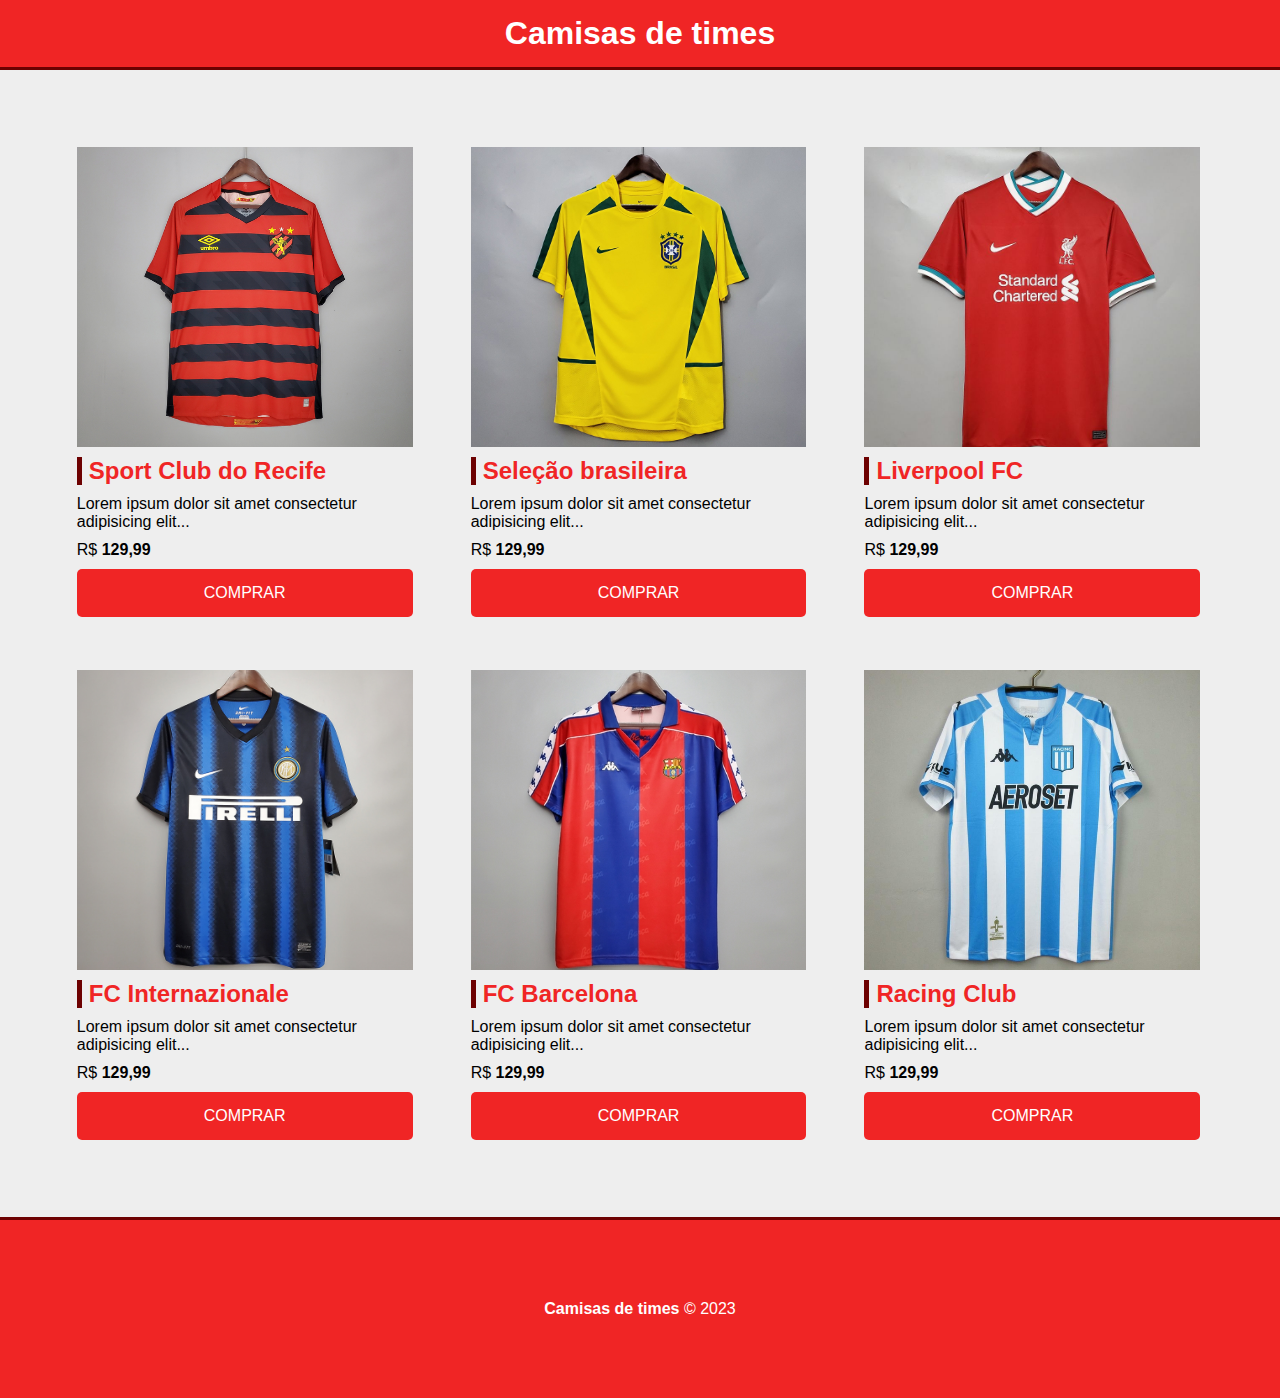
<file: projeto1/galeria-camisas/index.html>
<!DOCTYPE html>
<html lang="pt-br">
<head>
    <meta charset="UTF-8">
    <meta http-equiv="X-UA-Compatible" content="IE=edge">
    <meta name="viewport" content="width=device-width, initial-scale=1.0">
    <title>Camisas de times</title>
    <link rel="stylesheet" href="css/styles.css">
</head>
<body>
    <!-- Cabeçalho -->
    <header>
        <h1>Camisas de times</h1>
    </header>
    <!-- Grid de produtos -->
    <main class="container">
        <section class="products-container">
            <div class="card">
                <div class="product-image" id="img-1"></div>
                <h3>Sport Club do Recife</h3>
                <p>Lorem ipsum dolor sit amet consectetur adipisicing elit...</p>
                <p>R$ <span class="bold">129,99</span></p>
                <a href="" class="btn">Comprar</a>
            </div>
            <div class="card">
                <div class="product-image" id="img-2"></div>
                <h3>Seleção brasileira</h3>
                <p>Lorem ipsum dolor sit amet consectetur adipisicing elit...</p>
                <p>R$ <span class="bold">129,99</span></p>
                <a href="" class="btn">Comprar</a>
            </div>
            <div class="card">
                <div class="product-image" id="img-3"></div>
                <h3>Liverpool FC</h3>
                <p>Lorem ipsum dolor sit amet consectetur adipisicing elit...</p>
                <p>R$ <span class="bold">129,99</span></p>
                <a href="" class="btn">Comprar</a>
            </div>
            <div class="card">
                <div class="product-image" id="img-4"></div>
                <h3>FC Internazionale</h3>
                <p>Lorem ipsum dolor sit amet consectetur adipisicing elit...</p>
                <p>R$ <span class="bold">129,99</span></p>
                <a href="" class="btn">Comprar</a>
            </div>
            <div class="card">
                <div class="product-image" id="img-5"></div>
                <h3>FC Barcelona</h3>
                <p>Lorem ipsum dolor sit amet consectetur adipisicing elit...</p>
                <p>R$ <span class="bold">129,99</span></p>
                <a href="" class="btn">Comprar</a>
            </div>
            <div class="card">
                <div class="product-image" id="img-6"></div>
                <h3>Racing Club</h3>
                <p>Lorem ipsum dolor sit amet consectetur adipisicing elit...</p>
                <p>R$ <span class="bold">129,99</span></p>
                <a href="" class="btn">Comprar</a>
            </div>
        </section>
    </main>
    <!-- Rodapé -->
    <footer>
        <p><span class="bold">Camisas de times</span> &copy; 2023</p>
    </footer>
</body>
</html>
</file>
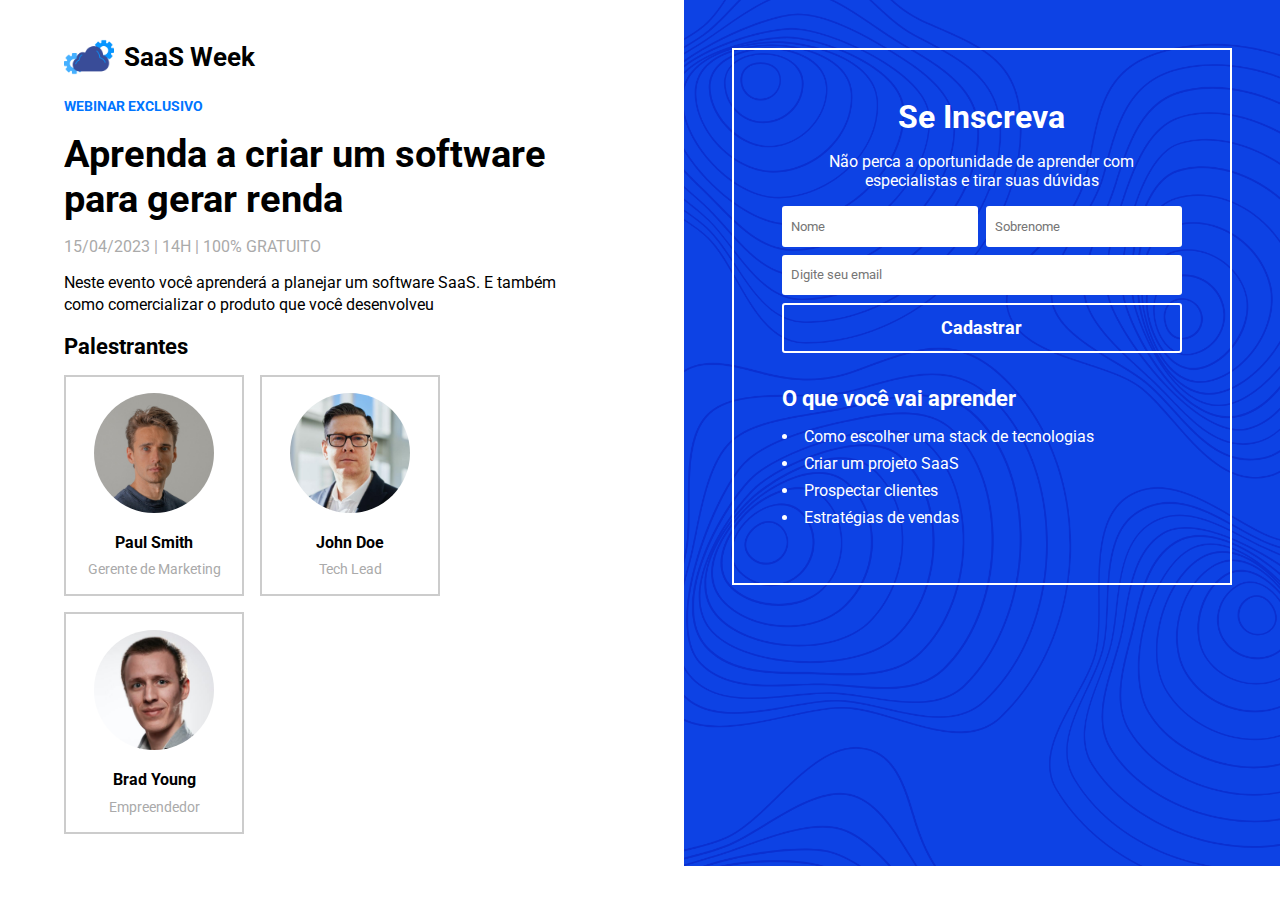
<file: projeto1/webinar-ti/index.html>
<!DOCTYPE html>
<html lang="pt-br">
  <head>
    <meta charset="UTF-8" />
    <meta http-equiv="X-UA-Compatible" content="IE=edge" />
    <meta name="viewport" content="width=device-width, initial-scale=1.0" />
    <title>Webinar de TI</title>
    <link rel="stylesheet" href="css/styles.css" />
    <!--Fonts-->
    <link rel="preconnect" href="https://fonts.googleapis.com" />
    <link rel="preconnect" href="https://fonts.gstatic.com" crossorigin />
    <link
      href="https://fonts.googleapis.com/css2?family=Roboto:ital,wght@0,100;0,300;0,400;0,500;0,700;0,900;1,100;1,300;1,400;1,500;1,700;1,900&display=swap"
      rel="stylesheet"
    />
  </head>
  <body>
    <div id="about-container">
      <div id="brand">
        <img src="images/saasweeklogo.png" alt="SaaS Week Logo" />
        <h1>SaaS Week</h1>
      </div>
      <p id="exclusive">Webinar Exclusivo</p>
      <h2>Aprenda a criar um software para gerar renda</h2>
      <p id="date">15/04/2023 | 14h | 100% Gratuito</p>
      <p id="description">
        Neste evento você aprenderá a planejar um software SaaS. E também como
        comercializar o produto que você desenvolveu
      </p>
      <h4>Palestrantes</h4>
      <div id="users-container">
        <div class="user-card">
          <img src="images/user_1.jpg" alt="Paul Smith" />
          <p class="user-name">Paul Smith</p>
          <p class="user-role">Gerente de Marketing</p>
        </div>
        <div class="user-card">
          <img src="images/user_2.jpg" alt="John Doe" />
          <p class="user-name">John Doe</p>
          <p class="user-role">Tech Lead</p>
        </div>
        <div class="user-card">
          <img src="images/user_3.jpg" alt="Brad Young" />
          <p class="user-name">Brad Young</p>
          <p class="user-role">Empreendedor</p>
        </div>
      </div>
    </div>
    <div id="form-container">
      <div id="form-inner">
        <h3>Se Inscreva</h3>
        <p>Não perca a oportunidade de aprender com especialistas e tirar suas dúvidas</p>
        <form action="" id="register-form">
            <div id="name-container">
                <input type="text" name="name" id="name" placeholder="Nome">
                <input type="text" name="lastname" id="lastname" placeholder="Sobrenome">
            </div>
            <input type="email" name="email" id="email" placeholder="Digite seu email">
            <input type="submit" value="Cadastrar">
        </form>
        <div id="benefits">
            <h4>O que você vai aprender</h4>
            <ul>
                <li>Como escolher uma stack de tecnologias</li>
                <li>Criar um projeto SaaS</li>
                <li>Prospectar clientes</li>
                <li>Estratégias de vendas</li>
            </ul>
        </div>
      </div>
    </div>
  </body>
</html>
</file>
<file: projeto1/galeria-camisas/css/styles.css>
* {
    padding: 0;
    margin: 0;
    box-sizing: border-box;
    font-family: Helvetica;
}

/* Cabeçalho */
header {
    background-color: rgb(240, 37, 37);
    color: #fff;
    padding: 15px;
    text-align: center;
    border-bottom: solid 3px rgb(109, 1, 1);
}

/*Grid de produtos */
.container {
    background-color: #EEE;
    min-height: 60vh;
    padding: 50px;
}

.products-container {
    max-width: 1200px;
    margin: 0 auto;
}

.card {
    width: 31%;
    display: inline-block;
    margin: 1% 1%;
    padding: 15px;
}

.product-image {
    height: 300px;
    width: 100%;
    margin-bottom: 10px;
    background-position: center;
    background-size: cover;
}

#img-1 {
    background-image: url('../img/sport-shirt1.jpg');
}

#img-2 {
    background-image: url('../img/brasil2002.jpg')
}

#img-3 {
    background-image: url('../img/liverpool-shirt1jpg.jpg')
}

#img-4 {
    background-image: url('../img/iter-shirt1.jpg')
}

#img-5 {
    background-image: url('../img/barca-shirt.jpeg')
}

#img-6 {
    background-image: url('../img/racing-shirt1jpg.jpg')
}

h3 {
    margin-bottom: 10px;
    color: rgb(240, 37, 37);
    font-size: 24px;
    border-left: solid 5px rgb(109, 1, 1);
    padding-left: 7px;
}

.card p {
    margin-bottom: 10px;
}

.bold {
    font-weight: bold;
}

.btn {
    display: block;
    width: 100%;
    text-align: center;
    text-transform: uppercase;
    text-decoration: none;
    background-color: rgb(240, 37, 37);
    color: #fff;
    padding: 15px;
    border-radius: 5px;
    transition: .5s;
}

.btn:hover {
    background-color: rgb(109, 1, 1);
}

/* Footer */
footer {
    background-color: rgb(240, 37, 37);
    color: #fff;
    border-top: solid 3px rgb(109, 1, 1);
    padding: 80px;
    text-align: center;
}
</file>
<file: projeto1/webinar-ti/css/styles.css>
/* Geral */
* {
    margin: 0;
    padding: 0;
    box-sizing: border-box;
    font-family: "Roboto";
}

body {
    display: flex;
    flex-wrap: wrap;
}

/* Apresentação do evento */
#about-container {
    flex: 1.4;
    padding: 2rem 4rem;
}

#brand {
    display: flex;
    align-items: center;
    font-size: 0.8rem;
    margin-bottom: 1rem;
}

#brand img {
    height: 50px;
    margin-right: 0.6rem;
}

#exclusive {
    text-transform: uppercase;
    color: #0075ff;
    font-weight: bold;
    font-size: 0.9rem;
    margin-bottom: 1rem;
}

#about-container h2 {
    font-size: 2.4rem;
    max-width: 500px;
    margin-bottom: 1rem;
}

#date {
    text-transform: uppercase;
    color: #aaa;
    margin-bottom: 1rem;
}

#description {
    max-width: 500px;
    margin-bottom: 1rem;
    line-height: 1.4rem;
}

#about-container h4 {
    font-size: 1.4rem;
    margin-bottom: 1rem;
}

#users-container {
    display: flex;
    flex-wrap: wrap;
    gap: 1rem;
}

.user-card {
    border: 2px solid #ccc;
    padding: 1rem;
    width: 180px;
    text-align: center;
}

.user-card img {
    width: 120px;
    border-radius: 50%;
    margin-bottom: 1rem;
}

.user-card .user-name {
    font-weight: bold;
    margin-bottom: 0.6rem;
}

.user-card .user-role {
    color: #aaa;
    font-size: 0.9rem;
}

/* Formulário */
#form-container {
    flex: 1;
    background-image: url("../images/pattern.png");
    background-size: cover;
    color: #fff;
}

#form-inner {
    margin: 3rem;
    padding: 3rem;
    border: 2px solid #fff;
    text-align: center;
    display: flex;
    flex-direction: column;
    align-items: center;
}

#form-inner h3 {
    font-size: 2rem;
    margin-bottom: 1rem;
}

#form-inner p {
    margin-bottom: 1rem;
}

#register-form {
    display: flex;
    flex-direction: column;
    gap: 0.5rem;
    margin-bottom: 2rem;
}

#name-container {
    display: flex;
    gap: 0.5rem;
}

#register-form input {
    padding: 0.8rem 0.6rem;
    border: none;
    border-radius: 3px;
}

#email {
    min-width: 100%;
}

#register-form input[type="submit"] {
    background-color: transparent;
    color: #fff;
    border: 2px solid #fff;
    font-size: 1.1rem;
    font-weight: bold;
    cursor: pointer;
    transition: 0.4s;
}

#register-form input[type="submit"]:hover {
    background-color: #fff;
    color: #0075ff;
}

#benefits {
    text-align: left;
    align-self: start;
}

#benefits h4 {
    font-size: 1.4rem;
    margin-bottom: 1rem;
}

#benefits ul {
    list-style-position: inside;
}

#benefits li {
    margin-bottom: 0.5rem;
}

/* Responsivo */
@media (max-width: 450px) {

    body {
        flex-direction: column;
    }

    #about-container {
        padding: 2rem;
        padding-bottom: 0;
    }

    #about-container h2 {
        font-size: 3rem;
    }

    #exclusive, #date {
        font-size: 1.4rem;
    }

    #description {
        font-size: 1.6rem;
        line-height: 2.2rem;
    }

    #users-container {
        flex-direction: column;
    }

    .user-card {
        width: 100%;
        padding: 2rem;
    }

    .user-card img {
        width: 180px;
    }

    .user-card .user-name {
        font-size: 1.6rem;
    }

    .user-card .user-role {
        font-size: 1.4rem;
    }

    #form-inner {
        padding: 2rem;
        margin: 2rem;
    }

    #register-form, #name-container {
        gap: 1rem;
    }
}
</file>
